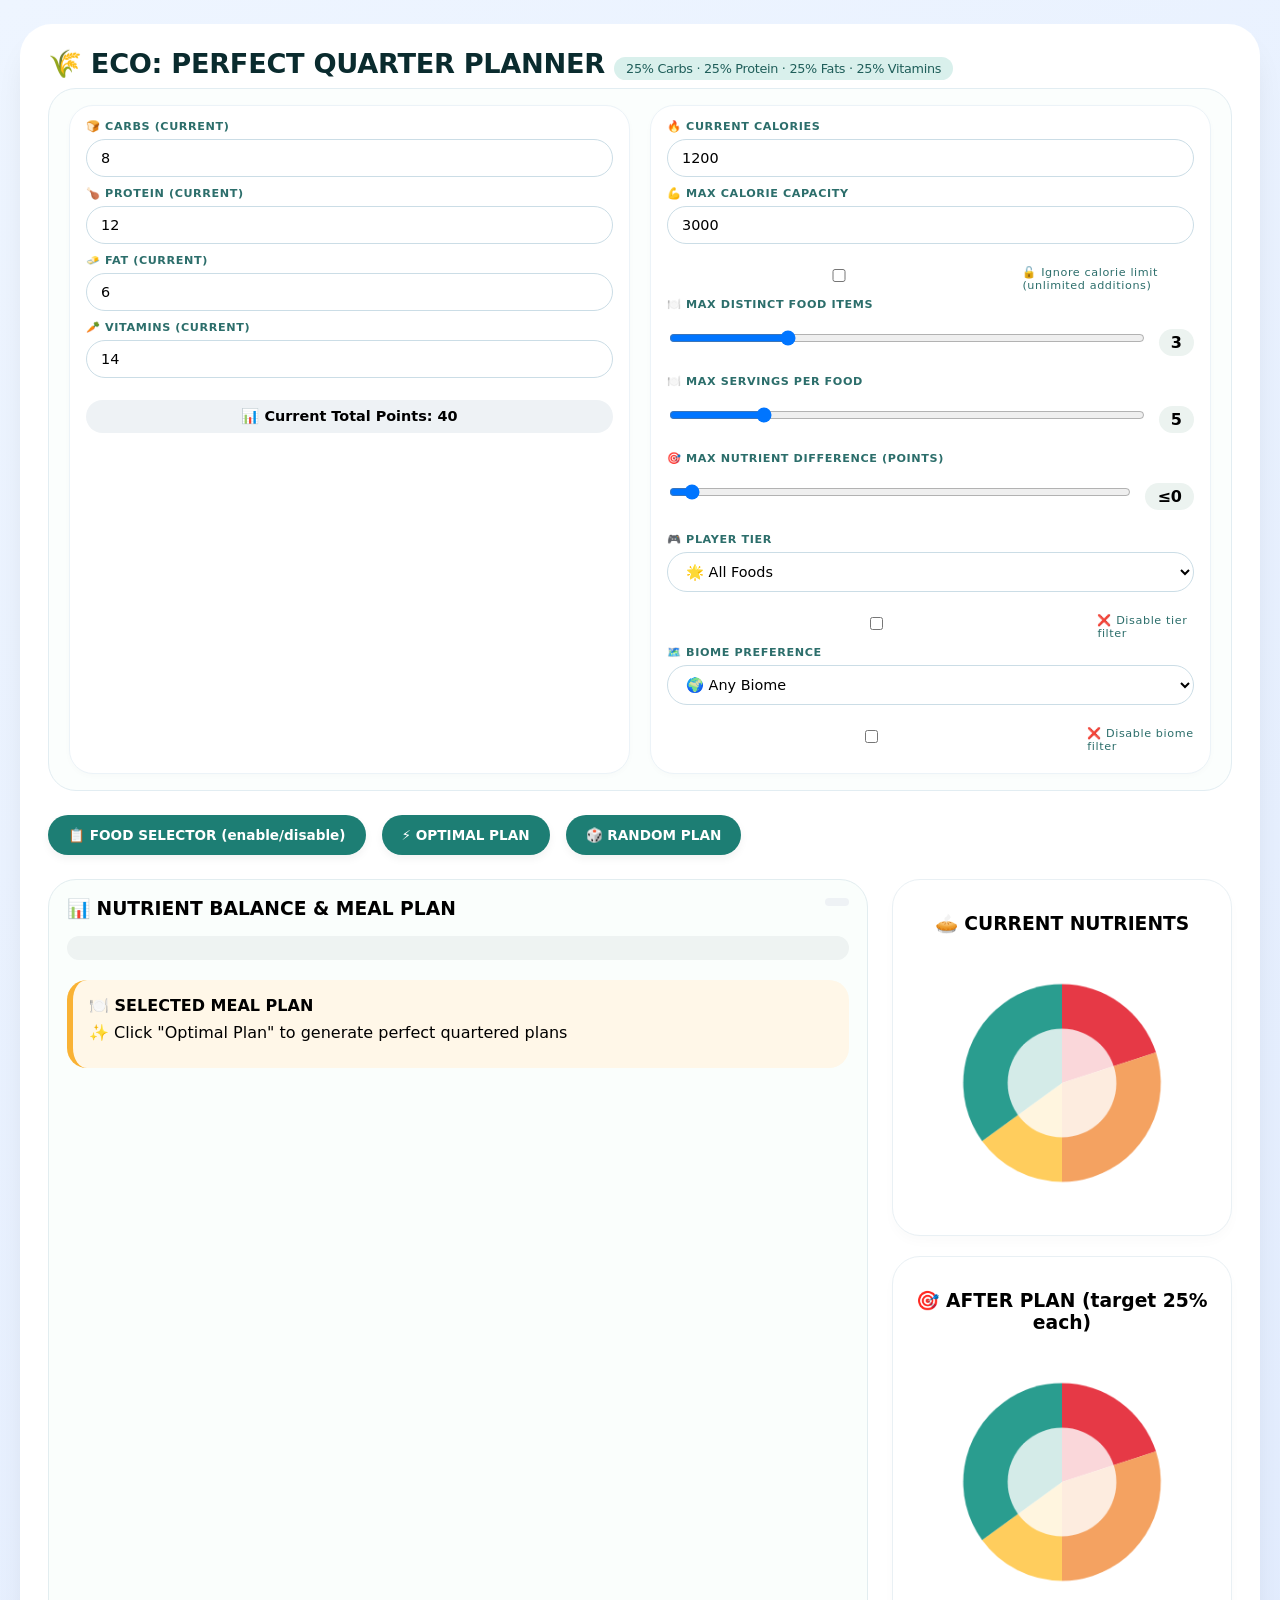
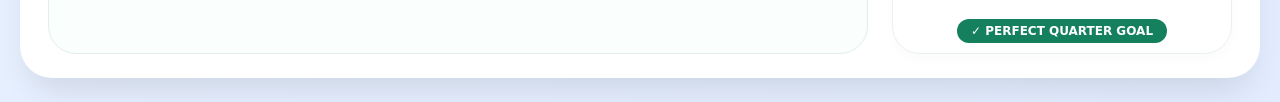
<file: index.html>
<!DOCTYPE html>
<html lang="en">
<head>
    <meta charset="UTF-8">
    <meta name="viewport" content="width=device-width, initial-scale=1.0">
    <title>Eco — Perfect Balance Meal Planner</title>
    <link rel="stylesheet" href="style.css">
</head>
<body>
    <div class="eco-container">
        <h1>🌾 ECO: PERFECT QUARTER PLANNER <small>25% Carbs · 25% Protein · 25% Fats · 25% Vitamins</small></h1>

        <div class="input-grid">
            <div class="input-card">
                <label>🍞 CARBS (current)</label>
                <input type="number" id="carbs" value="8" step="1">
                <label>🍗 PROTEIN (current)</label>
                <input type="number" id="protein" value="12" step="1">
                <label>🧈 FAT (current)</label>
                <input type="number" id="fat" value="6" step="1">
                <label>🥕 VITAMINS (current)</label>
                <input type="number" id="vitamins" value="14" step="1">
                <div id="currentTotalPoints" style="margin-top: 12px; font-weight: 700; font-size: 0.9rem; background: #eef2f5; padding: 8px 12px; border-radius: 40px; text-align: center;">
                    📊 Current Total Points: <span id="totalPointsValue">40</span>
                </div>
            </div>
            <div class="input-card">
                <label>🔥 CURRENT CALORIES</label>
                <input type="number" id="curCalories" value="1200" step="100">
                <label>💪 MAX CALORIE CAPACITY</label>
                <input type="number" id="maxCalories" value="3000" step="100">
                <div class="checkbox-group">
                    <input type="checkbox" id="ignoreCalorieLimit">
                    <label>🔓 Ignore calorie limit (unlimited additions)</label>
                </div>

                <label>🍽️ MAX DISTINCT FOOD ITEMS</label>
                <div style="display: flex; align-items: center; gap: 12px; margin-bottom: 8px;">
                    <input type="range" id="maxDistinctSlider" min="1" max="10" value="3" step="1" style="flex: 1;">
                    <span id="maxDistinctValue" style="background: #ecf3f0; padding: 4px 12px; border-radius: 40px; font-weight: 600;">3</span>
                </div>

                <label>🍽️ MAX SERVINGS PER FOOD</label>
                <div style="display: flex; align-items: center; gap: 12px; margin-bottom: 8px;">
                    <input type="range" id="maxServingsSlider" min="1" max="25" value="5" step="1" style="flex: 1;">
                    <span id="maxServingsValue" style="background: #ecf3f0; padding: 4px 12px; border-radius: 40px; font-weight: 600;">5</span>
                </div>

                <label>🎯 MAX NUTRIENT DIFFERENCE (points)</label>
                <div style="display: flex; align-items: center; gap: 12px; margin-bottom: 12px;">
                    <input type="range" id="toleranceSlider" min="0" max="100" value="0" step="1" style="flex: 1;">
                    <span id="toleranceValue" style="background: #ecf3f0; padding: 4px 12px; border-radius: 40px; font-weight: 600;">≤0</span>
                </div>

                <label>🎮 PLAYER TIER</label>
                <select id="tier">
                    <option value="all">🌟 All Foods</option>
                    <option value="Starter">Starter</option>
                    <option value="Newcomers">Newcomers</option>
                    <option value="Campfire Cooking">Campfire Cooking</option>
                    <option value="Gathering">Gathering</option>
                    <option value="Baked Foods">Baked Foods</option>
                    <option value="Cooked Foods">Cooked Foods</option>
                    <option value="Meat Only">Meat Only</option>
                    <option value="Fish Only">Fish Only</option>
                    <option value="Vegetables Only">Vegetables Only</option>
                    <option value="Fruit Only">Fruit Only</option>
                    <option value="Salads Only">Salads Only</option>
                    <option value="Stews">Stews</option>
                    <option value="Raw Food">Raw Food</option>
                    <option value="Advanced Cooking">Advanced Cooking</option>
                </select>
                <div class="checkbox-group">
                    <input type="checkbox" id="disableTierFilter">
                    <label>❌ Disable tier filter</label>
                </div>

                <label>🗺️ BIOME PREFERENCE</label>
                <select id="biomeFilter">
                    <option value="all">🌍 Any Biome</option>
                    <option value="Boreal Forest Biome">🌲 Boreal Forest Biome</option>
                    <option value="Cold Forest Biome">❄️ Cold Forest Biome</option>
                    <option value="Wetland Biome">💧 Wetland Biome</option>
                    <option value="Warm Forest Biome">🌳 Warm Forest Biome</option>
                    <option value="Ocean Biome">🌊 Ocean Biome</option>
                    <option value="Desert Biome">🏜️ Desert Biome</option>
                    <option value="Warm Coast Biome">🏖️ Warm Coast Biome</option>
                    <option value="Deep Ocean Biome">🌊 Deep Ocean Biome</option>
                    <option value="High Desert Biome">⛰️ High Desert Biome</option>
                    <option value="Tundra Biome">❄️ Tundra Biome</option>
                    <option value="Cold Coast Biome">🏔️ Cold Coast Biome</option>
                    <option value="Steppe Biome">🌾 Steppe Biome</option>
                    <option value="Rainforest Biome">🌧️ Rainforest Biome</option>
                    <option value="Coast Biome">🏝️ Coast Biome</option>
                    <option value="Beaches and shallow waters">🏖️ Beaches and shallow waters</option>
                    <option value="Grassland Biome">🌿 Grassland Biome</option>
                    <option value="Ice Biome">🧊 Ice Biome</option>
                </select>
                <div class="checkbox-group">
                    <input type="checkbox" id="disableBiomeFilter">
                    <label>❌ Disable biome filter</label>
                </div>
            </div>
        </div>

        <div class="btn-group">
            <button id="toggleFoodPanelBtn">📋 FOOD SELECTOR (enable/disable)</button>
            <button id="calculateBtn">⚡ OPTIMAL PLAN</button>
            <button id="randomizeBtn">🎲 RANDOM PLAN</button>
        </div>

        <div id="foodPanel" class="food-panel" style="display: none;">
            <div style="display: flex; justify-content: space-between;">
                <h3 style="margin:0;">🍽️ Active Food Database</h3>
                <span style="font-size:0.7rem;">✅ check = available</span>
            </div>
            <div style="margin: 12px 0;">
                <input type="text" id="foodSearch" placeholder="🔍 search food...">
            </div>
            <div class="checkbox-group">
                <input type="checkbox" id="toggleAllFoods" checked>
                <label style="margin:0;">✔️ Enable / Disable All Foods</label>
            </div>
            <div id="foodListContainer" class="food-list"></div>
        </div>

        <div class="results-area">
            <div class="stat-card">
                <h3 style="margin:0 0 12px 0;">📊 NUTRIENT BALANCE & MEAL PLAN
                    <span id="planCounter" style="float: right; font-size: 0.8rem; background: #eef2f5; padding: 4px 12px; border-radius: 40px;"></span>
                </h3>
                <div id="statsDisplay"></div>
                <div id="algebraBox" class="math-note"></div>

                <div class="meal-plan">
                    <h4 style="margin:0 0 8px 0;">🍽️ SELECTED MEAL PLAN</h4>
                    <div id="mealList">✨ Click "Optimal Plan" to generate perfect quartered plans</div>
                    <div id="balanceQuality" style="margin-top: 8px;"></div>
                    <div id="calorieInfo" style="margin-top: 6px; font-weight: 500;"></div>
                    <div id="totalsDisplay" style="margin-top: 10px; font-weight: 800;"></div>
                </div>
            </div>

            <div style="display: flex; flex-direction: column; gap: 20px;">
                <div class="chart-panel">
                    <h3>🥧 CURRENT NUTRIENTS</h3>
                    <canvas id="beforeChart" width="280" height="280"></canvas>
                </div>
                <div class="chart-panel">
                    <h3>🎯 AFTER PLAN (target 25% each)</h3>
                    <canvas id="afterChart" width="280" height="280"></canvas>
                    <div style="margin-top: 8px;"><span class="perfect-badge">✓ PERFECT QUARTER GOAL</span></div>
                </div>
            </div>
        </div>
    </div>

    <script type="module" src="script.js"></script>
</body>
</html>
</file>
<file: style.css>
* {
    box-sizing: border-box;
    font-family: system-ui, 'Segoe UI', 'Roboto', 'Helvetica Neue', sans-serif;
}

body {
    background: linear-gradient(145deg, #eef5ff 0%, #e2ecfe 100%);
    margin: 0;
    padding: 24px 20px;
}

.eco-container {
    max-width: 1400px;
    margin: 0 auto;
    background: #ffffff;
    border-radius: 32px;
    box-shadow: 0 20px 35px -12px rgba(0, 0, 0, 0.12);
    padding: 24px 28px;
    transition: all 0.2s;
}

h1 {
    font-size: 1.7rem;
    margin: 0 0 8px 0;
    color: #0a2b2e;
    font-weight: 700;
    letter-spacing: -0.3px;
}

h1 small {
    font-size: 0.8rem;
    font-weight: 400;
    background: #d9f0ec;
    padding: 4px 12px;
    border-radius: 40px;
    color: #1f5e5a;
}

.input-grid {
    display: grid;
    grid-template-columns: repeat(auto-fit, minmax(290px, 1fr));
    gap: 20px;
    background: #fbfefd;
    border-radius: 28px;
    padding: 16px 20px;
    margin-bottom: 24px;
    border: 1px solid #e2edf2;
}

.input-card {
    background: white;
    padding: 14px 16px;
    border-radius: 24px;
    box-shadow: 0 2px 6px rgba(0, 0, 0, 0.02);
    border: 1px solid #ecf3f8;
}

label {
    font-weight: 700;
    font-size: 0.7rem;
    text-transform: uppercase;
    letter-spacing: 0.6px;
    color: #2c6e6b;
    display: block;
    margin-bottom: 6px;
}

input, select {
    width: 100%;
    padding: 10px 14px;
    border-radius: 60px;
    border: 1px solid #cbdde6;
    background: white;
    font-size: 0.9rem;
    margin-bottom: 10px;
    transition: 0.1s;
}

input:focus, select:focus {
    outline: none;
    border-color: #2b9b8f;
    box-shadow: 0 0 0 2px rgba(43, 155, 143, 0.2);
}

.checkbox-group {
    display: flex;
    align-items: center;
    gap: 12px;
    margin: 12px 0 6px;
}

.checkbox-group label {
    margin-bottom: 0;
    text-transform: none;
    font-weight: 500;
}

button {
    background: #1d7e74;
    border: none;
    color: white;
    font-weight: 800;
    padding: 12px 20px;
    border-radius: 60px;
    font-size: 0.85rem;
    cursor: pointer;
    transition: 0.15s;
    box-shadow: 0 4px 8px rgba(0, 0, 0, 0.05);
}

button:hover {
    background: #0f665c;
    transform: scale(0.98);
}

.btn-group {
    display: flex;
    gap: 16px;
    flex-wrap: wrap;
    margin-bottom: 24px;
}

.results-area {
    display: grid;
    grid-template-columns: 1fr 340px;
    gap: 24px;
}

.stat-card {
    background: #fafefc;
    border-radius: 28px;
    padding: 18px;
    border: 1px solid #e2edf0;
}

.meal-plan {
    background: #fff7e8;
    border-left: 6px solid #f9b234;
    border-radius: 20px;
    padding: 16px;
    margin-top: 20px;
}

.chart-panel {
    background: #ffffff;
    border-radius: 28px;
    padding: 14px;
    box-shadow: 0 6px 12px rgba(0, 0, 0, 0.02);
    text-align: center;
    border: 1px solid #e9f0f4;
}

canvas {
    max-width: 260px;
    width: 100%;
    height: auto;
    margin: 8px auto;
    display: block;
}

/* ----- Professional Food Selector Panel ----- */
.food-panel {
    background: linear-gradient(135deg, #ffffff 0%, #fefdfa 100%);
    border-radius: 36px;
    margin: 24px 0;
    padding: 28px;
    border: none;
    box-shadow: 0 20px 35px -10px rgba(0, 0, 0, 0.12), 0 0 0 1px rgba(43, 155, 143, 0.1);
    transition: all 0.3s ease;
}

.food-panel h3 {
    font-size: 1.5rem;
    font-weight: 700;
    color: #1a5a56;
    margin: 0 0 8px 0;
    letter-spacing: -0.3px;
    display: flex;
    align-items: center;
    gap: 12px;
}

.food-panel h3::before {
    content: "🍽️";
    font-size: 1.6rem;
}

.food-panel .search-wrapper {
    margin: 20px 0 24px;
    position: relative;
}

.food-panel input#foodSearch {
    width: 100%;
    padding: 14px 20px 14px 48px;
    font-size: 0.95rem;
    border-radius: 60px;
    border: 1px solid #dbe5e8;
    background: #ffffff;
    transition: all 0.2s;
    box-shadow: 0 1px 3px rgba(0, 0, 0, 0.03);
}

.food-panel input#foodSearch:focus {
    border-color: #2b9b8f;
    box-shadow: 0 0 0 3px rgba(43, 155, 143, 0.15);
    outline: none;
}

.food-panel .search-wrapper::before {
    content: "🔍";
    position: absolute;
    left: 20px;
    top: 50%;
    transform: translateY(-50%);
    font-size: 1.1rem;
    color: #8baeaa;
    pointer-events: none;
}

.food-list {
    max-height: 520px;
    overflow-y: auto;
    border-radius: 24px;
    background: #ffffff;
    padding: 8px;
    margin-top: 20px;
    border: 1px solid #edf4f2;
    box-shadow: inset 0 1px 2px rgba(0, 0, 0, 0.02);
}

/* Food item with stats on the left, name on the right */
.food-item {
    display: flex;
    align-items: center;
    gap: 16px;
    padding: 12px 18px;
    border-radius: 18px;
    transition: all 0.2s ease;
    margin-bottom: 4px;
    background: #ffffff;
}

.food-item:hover {
    background: #f7fcfb;
    transform: translateX(4px);
}

.food-item input[type="checkbox"] {
    width: 22px;
    height: 22px;
    margin: 0;
    cursor: pointer;
    accent-color: #2b9b8f;
    flex-shrink: 0;
    transition: transform 0.1s;
}

.food-item input[type="checkbox"]:hover {
    transform: scale(1.05);
}

/* Stats badge – left of name */
.food-stats {
    background: #ecf3f0;
    padding: 5px 12px;
    border-radius: 40px;
    font-size: 0.75rem;
    font-weight: 600;
    font-family: monospace;
    color: #1f5e5a;
    letter-spacing: 0.3px;
    white-space: nowrap;
    flex-shrink: 0;
    box-shadow: inset 0 1px 1px rgba(0,0,0,0.02), 0 1px 2px rgba(0,0,0,0.02);
}

/* Food name – takes remaining space, aligns right */
.food-name {
    flex: 1;
    font-size: 0.95rem;
    font-weight: 500;
    color: #1f3d39;
    text-align: right;
    letter-spacing: normal;
    line-height: 1.4;
}

/* Checkbox group for "Enable All" */
.food-panel .checkbox-group {
    margin: 24px 0 12px;
    padding: 14px 0;
    border-top: 1px solid #e2edea;
    border-bottom: 1px solid #e2edea;
    background: #fafefd;
    border-radius: 60px;
    justify-content: center;
}

.food-panel .checkbox-group label {
    font-size: 0.9rem;
    font-weight: 600;
    color: #1a5a56;
    margin: 0;
}

/* Custom scrollbar */
.food-list::-webkit-scrollbar {
    width: 8px;
}

.food-list::-webkit-scrollbar-track {
    background: #ecf2f0;
    border-radius: 10px;
}

.food-list::-webkit-scrollbar-thumb {
    background: #c2dbd4;
    border-radius: 10px;
}

.food-list::-webkit-scrollbar-thumb:hover {
    background: #9bbbb2;
}

/* Responsive adjustments */
@media (max-width: 860px) {
    .results-area {
        grid-template-columns: 1fr;
    }
    .eco-container {
        padding: 18px;
    }
    .food-panel {
        padding: 20px;
    }
    .food-item {
        padding: 10px 14px;
        flex-wrap: wrap;
        gap: 10px;
    }
    .food-stats {
        font-size: 0.7rem;
        white-space: normal;
    }
    .food-name {
        font-size: 0.85rem;
        text-align: left;
        width: 100%;
        order: 3;
        margin-top: 4px;
    }
    .food-item input[type="checkbox"] {
        order: 1;
    }
    .food-stats {
        order: 2;
    }
}

/* Other existing styles */
.perfect-badge {
    background: #14805e;
    color: white;
    padding: 5px 14px;
    border-radius: 60px;
    font-weight: 700;
    font-size: 0.75rem;
}

.plan-card-list {
    margin-top: 30px;
    background: #f8fdfb;
    border-radius: 28px;
    padding: 18px;
    border: 1px solid #cfe3e8;
}

.plan-cards {
    display: flex;
    flex-direction: column;
    gap: 12px;
    max-height: 500px;
    overflow-y: auto;
}

.plan-card {
    background: white;
    border-radius: 20px;
    padding: 12px 16px;
    border: 1px solid #d7e8ec;
    transition: 0.1s;
    cursor: pointer;
    display: flex;
    justify-content: space-between;
    align-items: center;
    flex-wrap: wrap;
    gap: 10px;
}

.plan-card:hover {
    background: #f2faf8;
    border-color: #85bfb6;
}

.plan-card.active {
    background: #e2f3ef;
    border-left: 6px solid #2b9b8f;
}

.plan-stats {
    font-size: 0.8rem;
    font-weight: 500;
}

.badge-diff {
    background: #edf2f7;
    border-radius: 50px;
    padding: 2px 12px;
    font-size: 0.7rem;
    font-weight: 600;
}

.math-note {
    background: #eef3f2;
    padding: 12px;
    border-radius: 20px;
    font-size: 0.8rem;
    margin: 16px 0 0;
}

#currentTotalPoints {
    background: #eef2f5;
    border-radius: 40px;
    text-align: center;
    font-weight: 700;
    font-size: 0.9rem;
    padding: 8px 12px;
    margin-top: 12px;
}
</file>
